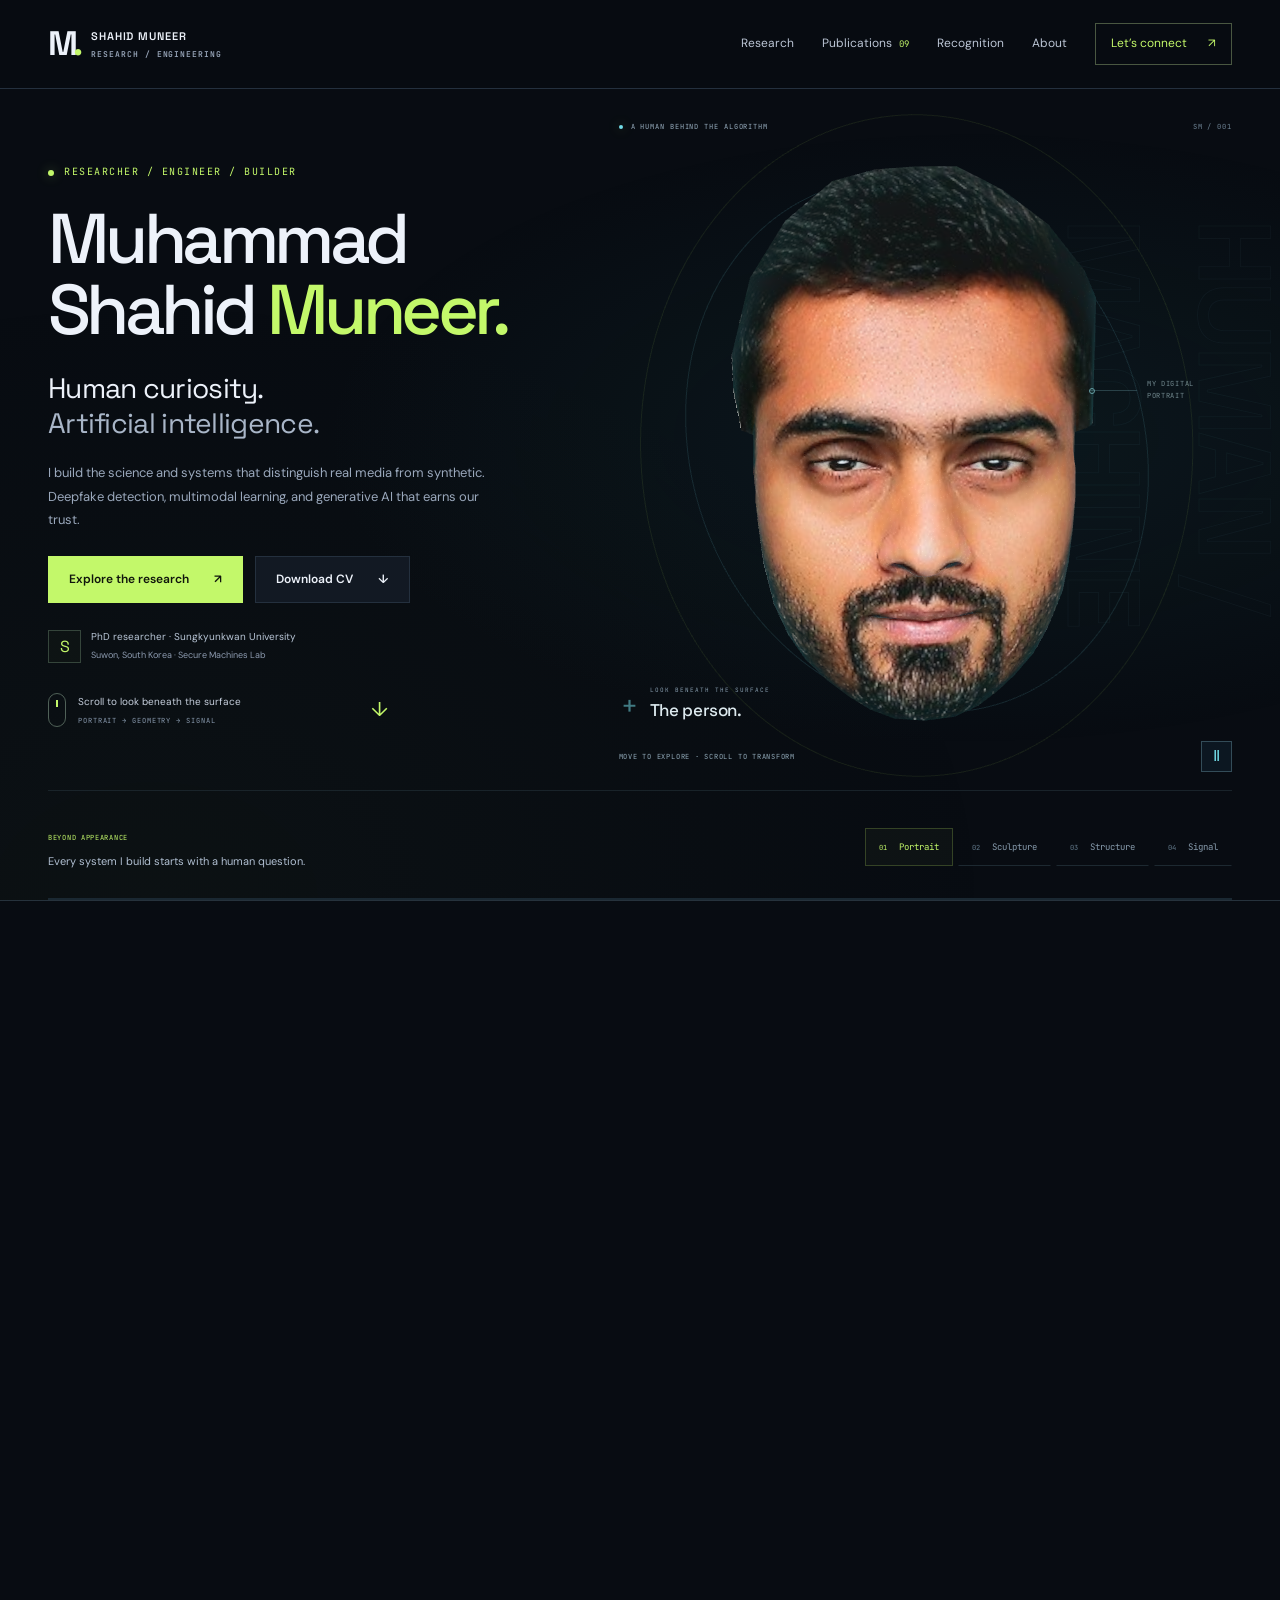
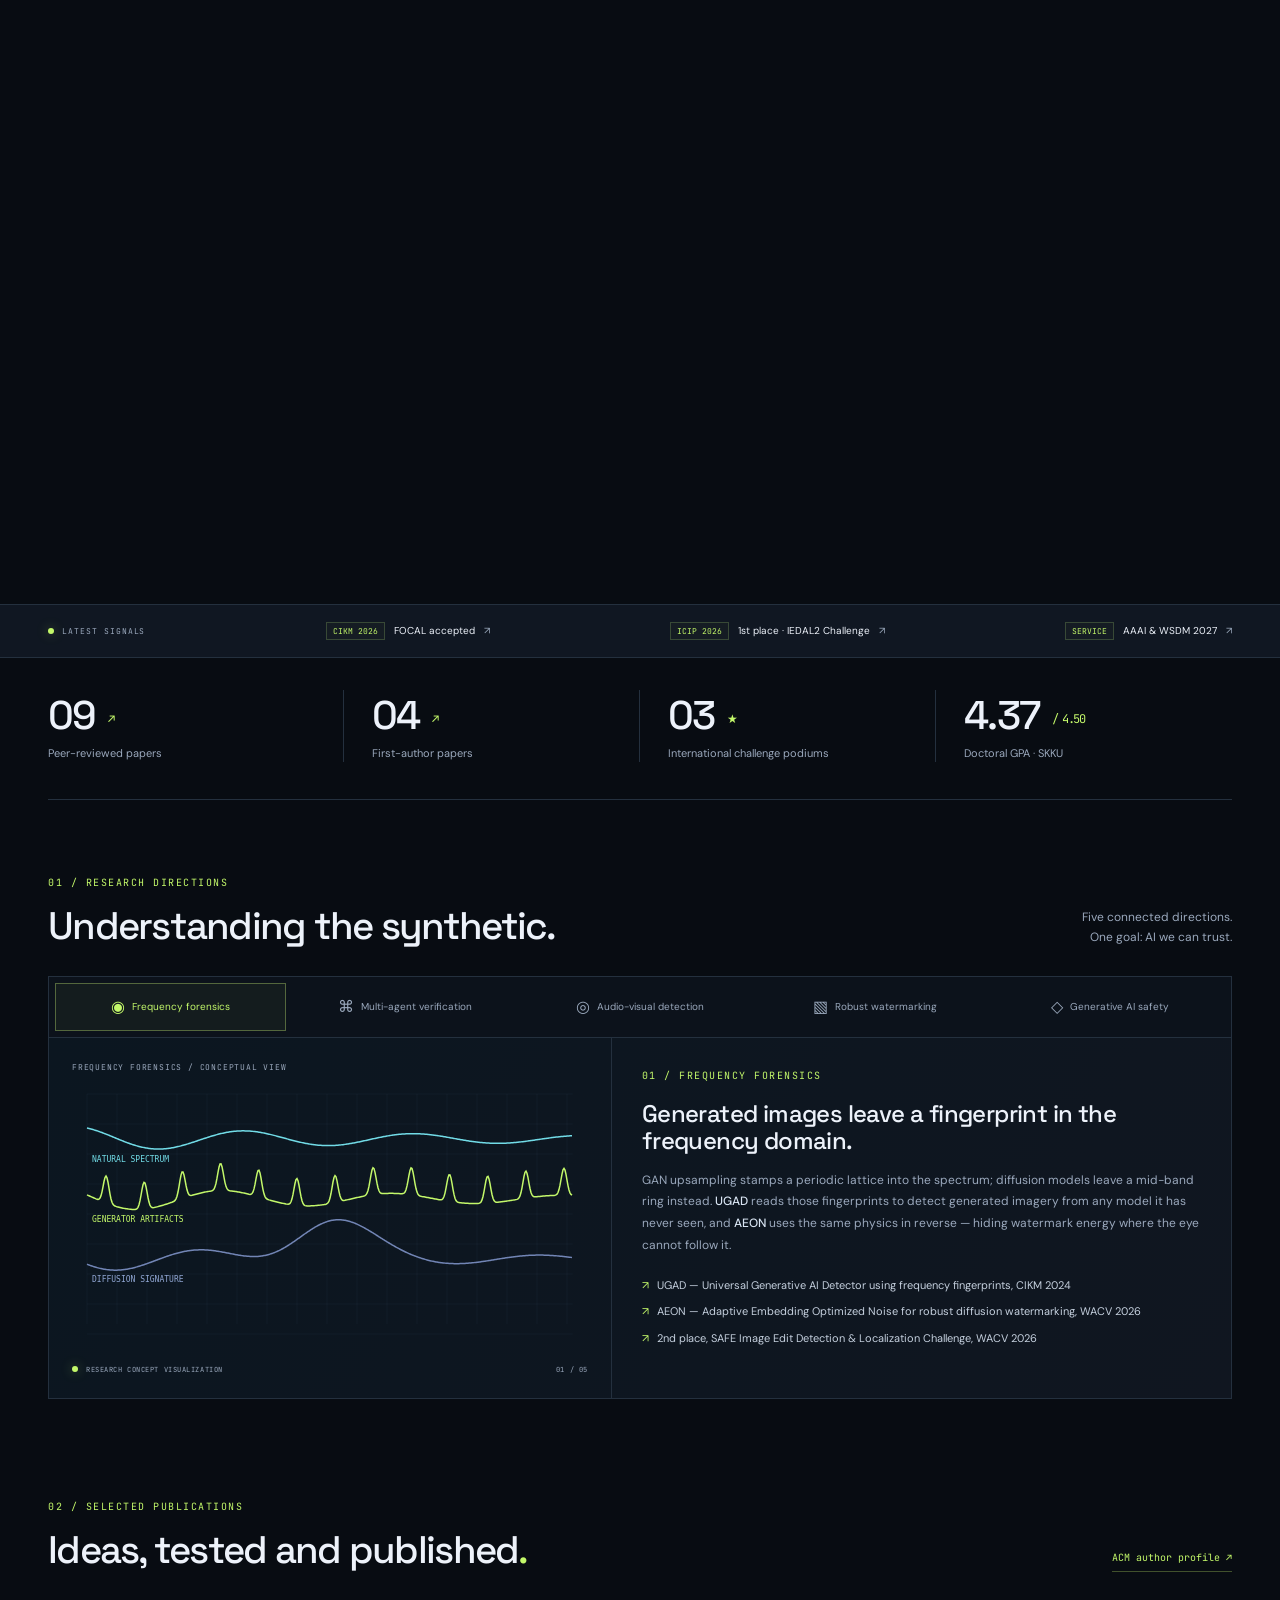
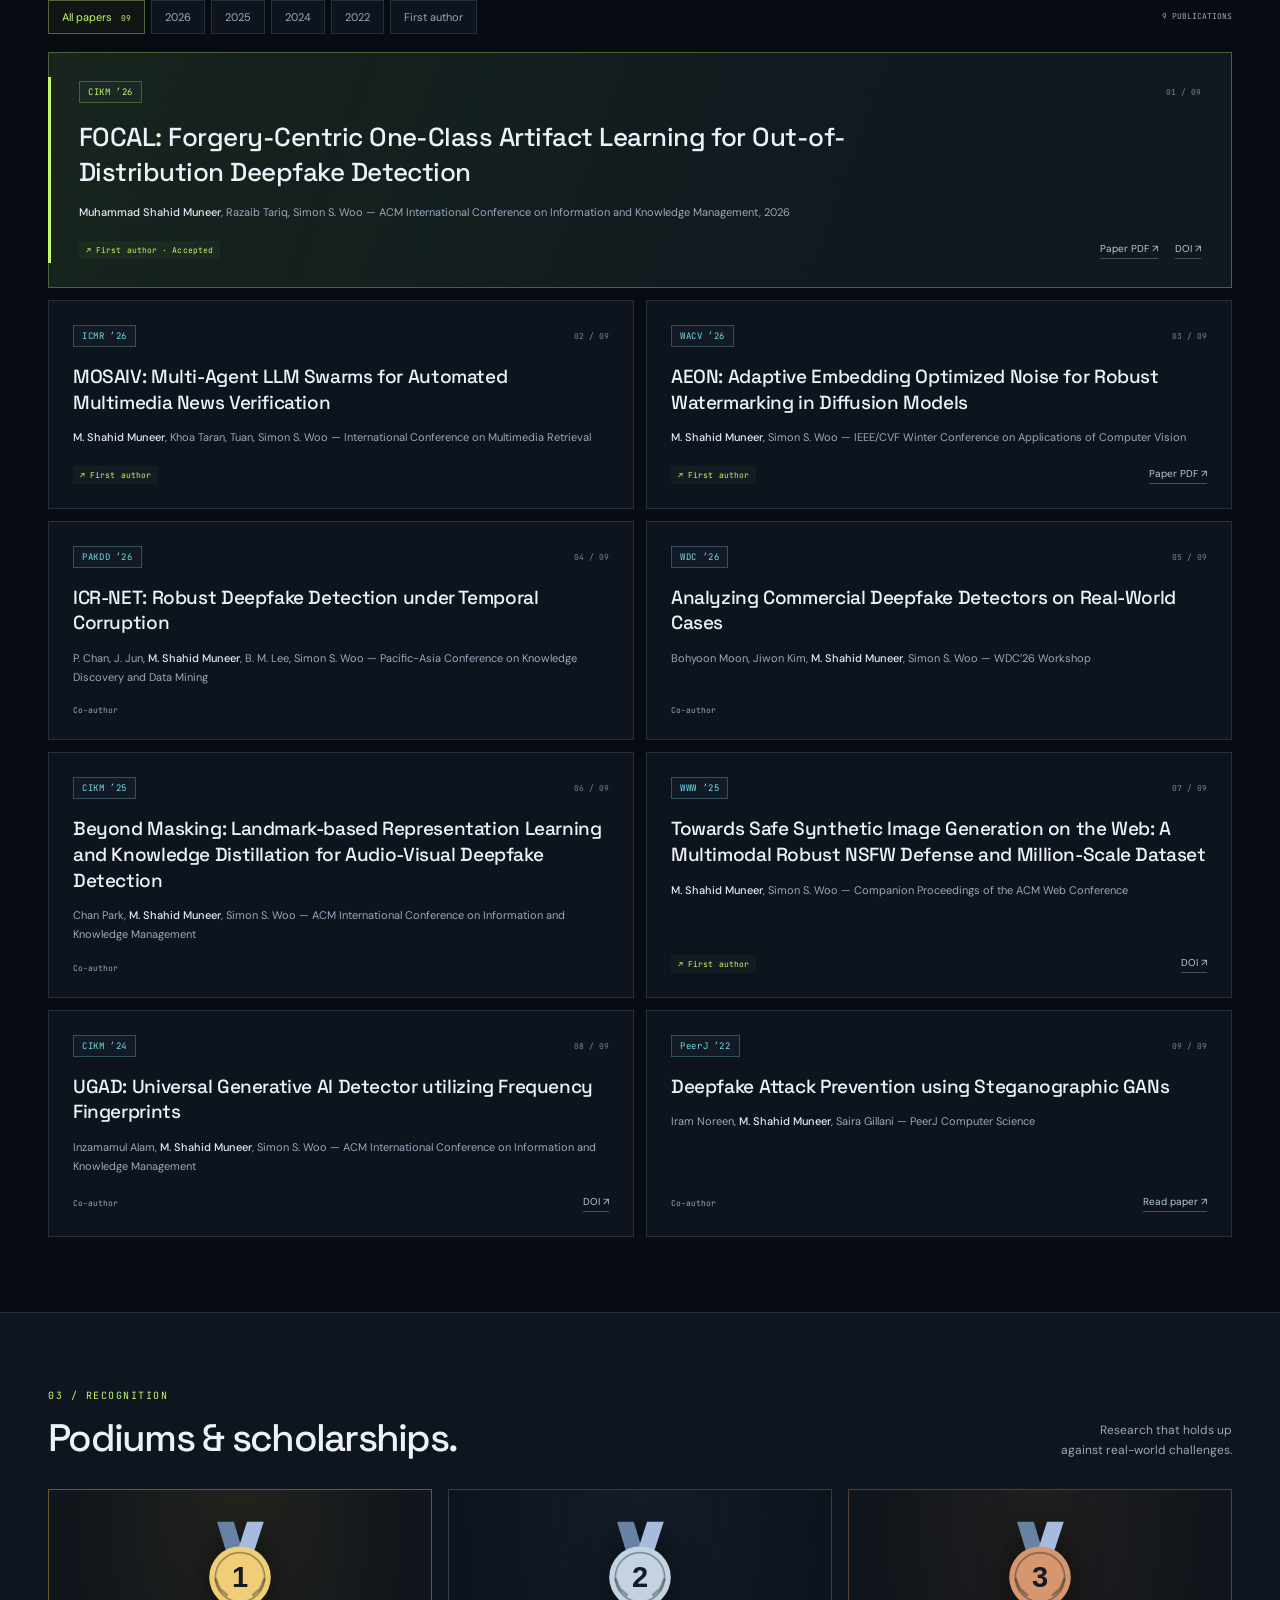
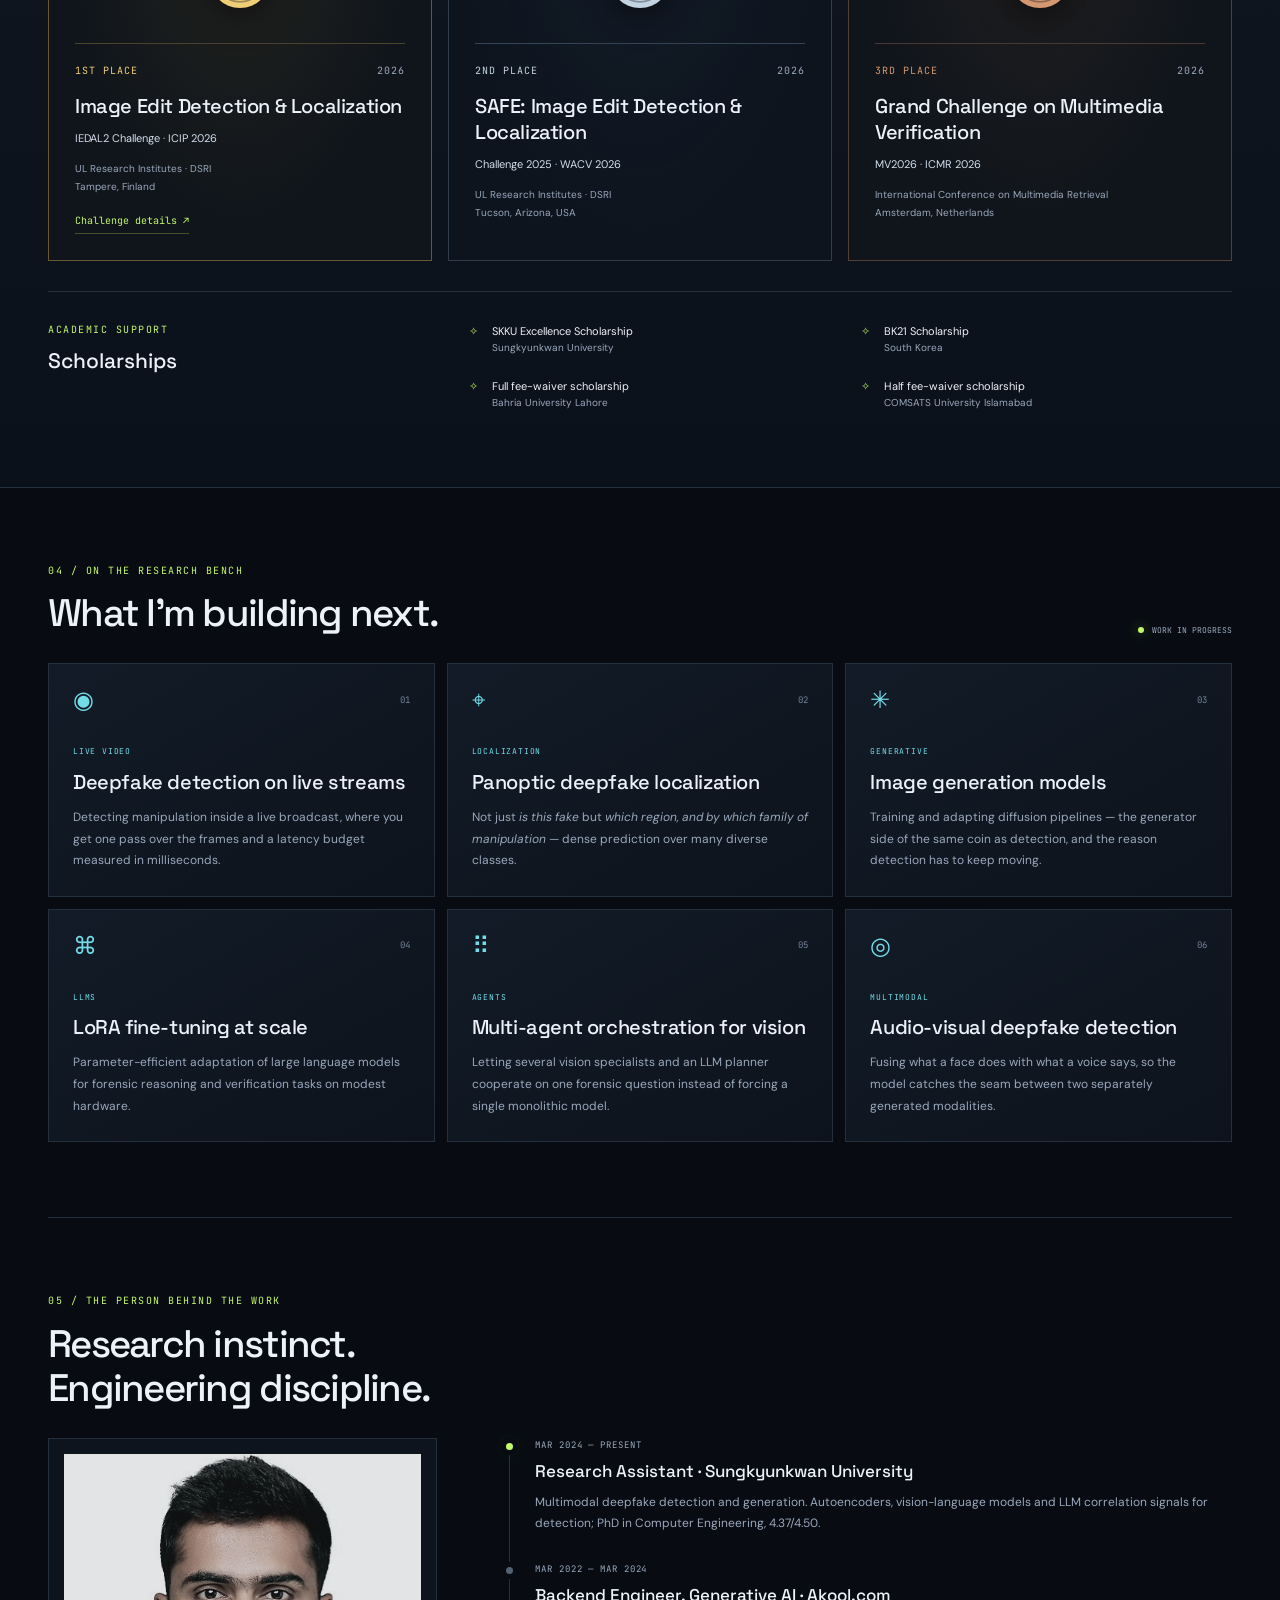
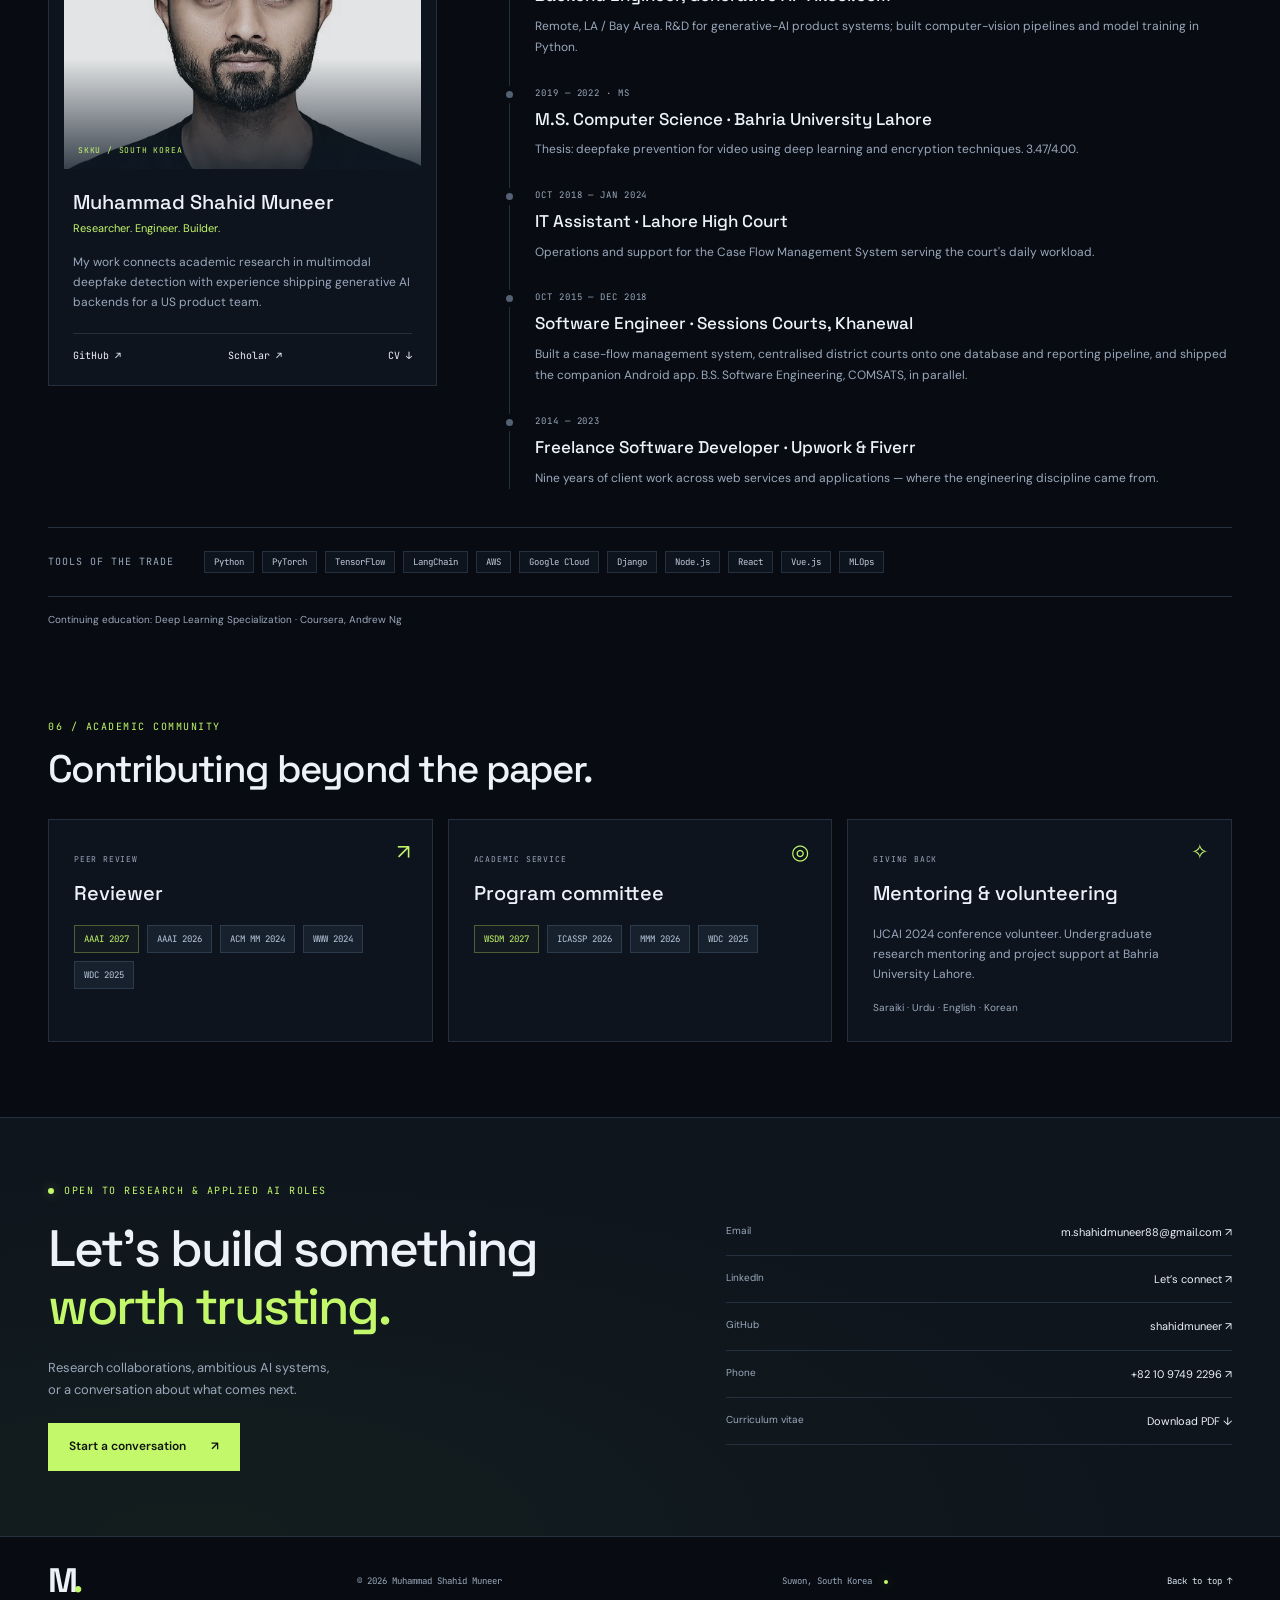
<file: index.html>
<!DOCTYPE html>
<html lang="en">
<head>
<meta charset="utf-8">
<meta name="viewport" content="width=device-width, initial-scale=1">
<meta name="theme-color" content="#080c12">
<meta name="description" content="Muhammad Shahid Muneer — AI researcher and generative AI engineer at Sungkyunkwan University. Deepfake detection, multimodal learning, and trustworthy generative AI.">
<title>Muhammad Shahid Muneer | AI Research & Engineering</title>
<link rel="preconnect" href="https://fonts.googleapis.com">
<link rel="preconnect" href="https://fonts.gstatic.com" crossorigin>
<link href="https://fonts.googleapis.com/css2?family=DM+Sans:wght@400;500;600;700&family=Space+Grotesk:wght@400;500;600;700&family=JetBrains+Mono:wght@400;500&display=swap" rel="stylesheet">
<link rel="stylesheet" href="styles.css">
<script type="module" src="face-hero.js"></script>
<script src="site.js" defer>
</script>
</head>
<body>
<a class="skip-link" href="#main">Skip to content</a>
<header class="site-header">
<nav class="nav wrap" aria-label="Main navigation">
<a class="brand" href="#top" aria-label="Shahid Muneer home">
<span class="brand-mark">M<span>.</span>
</span>
<span>SHAHID MUNEER<span class="brand-sub">RESEARCH / ENGINEERING</span>
</span>
</a>
<button class="menu-toggle" aria-expanded="false" aria-controls="nav-links">Menu <span>☰</span>
</button>
<div id="nav-links" class="nav-links">
<a href="#research">Research</a>
<a href="#papers">Publications <small>09</small>
</a>
<a href="#track">Recognition</a>
<a href="#about">About</a>
<a class="nav-contact" href="#contact">Let’s connect <span>↗</span>
</a>
</div>
</nav>
</header>
<main id="main">
<section class="hero-scroll" id="top" aria-label="An interactive portrait of Muhammad Shahid Muneer">
  <div class="hero-sticky">
    <div class="hero-atmosphere" aria-hidden="true"></div>
    <div class="hero wrap">
      <div class="hero-copy">
        <div class="eyebrow"><span class="status-dot"></span> RESEARCHER / ENGINEER / BUILDER</div>
        <h1>Muhammad<br>Shahid <span>Muneer.</span></h1>
        <p class="hero-statement">Human curiosity.<br><span>Artificial intelligence.</span></p>
        <p class="hero-description">I build the science and systems that distinguish real media from synthetic. Deepfake detection, multimodal learning, and generative AI that earns our trust.</p>
        <div class="hero-actions"><a class="button primary" href="#papers">Explore the research <span>↗</span></a><a class="button secondary" href="uploads/Cv_Shahid.pdf" target="_blank" rel="noopener">Download CV <span>↓</span></a></div>
        <div class="hero-affiliation"><span class="affiliation-mark">S</span><span>PhD researcher · Sungkyunkwan University<small>Suwon, South Korea · Secure Machines Lab</small></span></div>
        <a class="scroll-invitation" href="#hero-journey"><span class="scroll-track"><i></i></span><span>Scroll to look beneath the surface<small>PORTRAIT → GEOMETRY → SIGNAL</small></span><span>↓</span></a>
      </div>
      <div class="hero-visual" id="face-stage">
        <img class="face-fallback" src="uploads/profile.jpg" alt="Portrait of Muhammad Shahid Muneer" width="472" height="630">
        <canvas id="neural-canvas" aria-label="Interactive 3D face shaped from Muhammad Shahid Muneer's portrait. Scroll to reveal the sculpted geometry, wireframe, and particles."></canvas>
        <div class="face-orbit orbit-outer" aria-hidden="true"></div><div class="face-orbit orbit-inner" aria-hidden="true"></div>
        <div class="visual-top mono"><span><i class="status-dot"></i> A HUMAN BEHIND THE ALGORITHM</span><span>SM / 001</span></div>
        <div class="portrait-label"><span class="portrait-label-line"></span><span class="tiny-label">MY DIGITAL PORTRAIT</span></div>
        <div class="face-readout"><span class="readout-cross">+</span><span><small>LOOK BENEATH THE SURFACE</small><strong id="face-stage-name">The person.</strong></span></div>
        <div class="visual-bottom"><span class="mono" id="face-interaction-hint">MOVE TO EXPLORE · SCROLL TO TRANSFORM</span><button id="motion-toggle" class="icon-button" aria-pressed="false" aria-label="Pause visual animation">Ⅱ</button></div>
      </div>
    </div>
    <div class="hero-journey wrap" id="hero-journey"><div class="journey-caption"><span class="tiny-label">BEYOND APPEARANCE</span><p id="face-stage-description">Every system I build starts with a human question.</p></div><div class="face-chapters" role="group" aria-label="Explore the 3D portrait"><button data-face-phase="0" aria-pressed="true"><span>01</span> Portrait</button><button data-face-phase="1" aria-pressed="false"><span>02</span> Sculpture</button><button data-face-phase="2" aria-pressed="false"><span>03</span> Structure</button><button data-face-phase="3" aria-pressed="false"><span>04</span> Signal</button></div><div class="journey-progress" aria-hidden="true"><span></span></div></div>
  </div>
</section>
<div class="signal-strip">
<div class="wrap signal-inner">
<span class="signal-label">
<span class="status-dot">
</span> LATEST SIGNALS</span>
<a href="#papers">
<span>CIKM 2026</span> FOCAL accepted <b>↗</b>
</a>
<a href="#track">
<span>ICIP 2026</span> 1st place · IEDAL2 Challenge <b>↗</b>
</a>
<a href="#service">
<span>SERVICE</span> AAAI & WSDM 2027 <b>↗</b>
</a>
</div>
</div>
<section class="stats wrap" aria-label="Research in numbers">
<div>
<strong>09<span>↗</span>
</strong>
<p>Peer-reviewed papers</p>
</div>
<div>
<strong>04<span>↗</span>
</strong>
<p>First-author papers</p>
</div>
<div>
<strong>03<span>★</span>
</strong>
<p>International challenge podiums</p>
</div>
<div>
<strong>4.37<span>/ 4.50</span>
</strong>
<p>Doctoral GPA · SKKU</p>
</div>
</section>
<section id="research" class="section wrap">
<div class="section-heading">
<div>
<div class="eyebrow">01 / RESEARCH DIRECTIONS</div>
<h2>Understanding the synthetic.</h2>
</div>
<p>Five connected directions.<br>One goal: AI we can trust.</p>
</div>
<div class="research-tabs" role="tablist" aria-label="Research directions">
<button role="tab" id="research-tab-0" aria-controls="research-panel-0" aria-selected="true" tabindex="0" data-topic="0">
<span>◉</span>Frequency forensics</button>
<button role="tab" id="research-tab-1" aria-controls="research-panel-1" aria-selected="false" tabindex="-1" data-topic="1">
<span>⌘</span>Multi-agent verification</button>
<button role="tab" id="research-tab-2" aria-controls="research-panel-2" aria-selected="false" tabindex="-1" data-topic="2">
<span>◎</span>Audio-visual detection</button>
<button role="tab" id="research-tab-3" aria-controls="research-panel-3" aria-selected="false" tabindex="-1" data-topic="3">
<span>▧</span>Robust watermarking</button>
<button role="tab" id="research-tab-4" aria-controls="research-panel-4" aria-selected="false" tabindex="-1" data-topic="4">
<span>◇</span>Generative AI safety</button>
</div>
<div class="research-stage">
<div class="research-graphic">
<div class="tiny-label" id="research-figure-label">FREQUENCY FORENSICS / CONCEPTUAL VIEW</div>
<canvas id="research-canvas" aria-label="Conceptual illustration of the selected research direction">
</canvas>
<div class="graphic-caption">
<span class="status-dot">
</span> RESEARCH CONCEPT VISUALIZATION <span id="figure-index">01 / 05</span>
</div>
</div>
<div class="research-panels">
<div class="research-panel" role="tabpanel" id="research-panel-0" aria-labelledby="research-tab-0" tabindex="0" >
<span class="eyebrow">01 / FREQUENCY FORENSICS</span>
<h3>Generated images leave a fingerprint in the frequency domain.</h3>
<p>GAN upsampling stamps a periodic lattice into the spectrum; diffusion models leave a mid-band ring instead. <strong>UGAD</strong> reads those fingerprints to detect generated imagery from any model it has never seen, and <strong>AEON</strong> uses the same physics in reverse — hiding watermark energy where the eye cannot follow it.</p>
<ul>
              <li>UGAD — Universal Generative AI Detector using frequency fingerprints, CIKM 2024</li>
              <li>AEON — Adaptive Embedding Optimized Noise for robust diffusion watermarking, WACV 2026</li>
              <li>2nd place, SAFE Image Edit Detection &amp; Localization Challenge, WACV 2026</li>
            </ul>
</div>
<div class="research-panel" role="tabpanel" id="research-panel-1" aria-labelledby="research-tab-1" tabindex="0" hidden>
<span class="eyebrow">02 / MULTI-AGENT VERIFICATION</span>
<h3>One model cannot verify a news story. A swarm can.</h3>
<p>
<strong>MOSAIV</strong> orchestrates a swarm of specialised LLM agents — retrieval, provenance, visual forensics, cross-source reconciliation — that argue toward a verdict on multimedia news items. Each node here is an agent; each pulse is a message passing between them.</p>
<ul>
              <li>MOSAIV — Multi-Agent LLM Swarms for Automated Multimedia News Verification, ICMR 2026</li>
              <li>3rd place, Grand Challenge on Multimedia Verification (MV2026), ICMR 2026</li>
              <li>LangChain orchestration, LoRA fine-tuning, tool-use routing across vision models</li>
            </ul>
</div>
<div class="research-panel" role="tabpanel" id="research-panel-2" aria-labelledby="research-tab-2" tabindex="0" hidden>
<span class="eyebrow">03 / AUDIO-VISUAL DETECTION</span>
<h3>A fake talking head betrays itself between the lips and the audio.</h3>
<p>Instead of masking pixels, we learn representations anchored on facial landmarks and distil them into a compact student model — so audio-visual inconsistency, not texture, drives the decision. </p>
<ul>
              <li>Beyond Masking — landmark representation learning &amp; knowledge distillation, CIKM 2025</li>
              <li>ICR-NET — robust deepfake detection under temporal corruption, PAKDD 2026</li>
              <li>Live-streaming deepfake detection — ongoing, low-latency inference on live video</li>
            </ul>
</div>
<div class="research-panel" role="tabpanel" id="research-panel-3" aria-labelledby="research-tab-3" tabindex="0" hidden>
<span class="eyebrow">04 / ROBUST WATERMARKING</span>
<h3>A watermark is only useful if it survives the internet.</h3>
<p>AEON optimises where noise is embedded in a diffusion model's latent so the mark holds through compression, cropping and re-generation. </p>
<ul>
              <li>AEON — Adaptive Embedding Optimized Noise, IEEE/CVF WACV 2026</li>
              <li>Deepfake attack prevention using steganographic GANs, PeerJ CS 2022</li>
              <li>MS thesis — deepfake prevention for video via deep learning + encryption</li>
            </ul>
</div>
<div class="research-panel" role="tabpanel" id="research-panel-4" aria-labelledby="research-tab-4" tabindex="0" hidden>
<span class="eyebrow">05 / GENERATIVE AI SAFETY</span>
<h3>A million-scale dataset, and a boundary you can actually tune.</h3>
<p>Text-to-image models on the open web need an NSFW defense that is multimodal and robust to prompt evasion. I built the million-scale dataset and the defense around it — the cloud here is the embedding space, the sphere represents the decision boundary.</p>
<ul>
              <li>Towards Safe Synthetic Image Generation on the Web, WWW Companion 2025</li>
              <li>Million-scale multimodal NSFW dataset + robust defense pipeline</li>
              <li>Panoptic deepfake localization across diverse manipulation classes — ongoing</li>
            </ul>
</div>
</div>
</div>
</section>
<section id="papers" class="section wrap">
<div class="section-heading">
<div>
<div class="eyebrow">02 / SELECTED PUBLICATIONS</div>
<h2>Ideas, tested and published<span class="accent">.</span>
</h2>
</div>
<a class="text-link" href="https://dl.acm.org/profile/99661385046" target="_blank" rel="noopener">ACM author profile ↗</a>
</div>
<div class="publication-toolbar">
<div class="filters" role="group" aria-label="Filter publications">
<button data-filter="all" aria-pressed="true">All papers <span>09</span>
</button>
<button data-filter="2026" aria-pressed="false">2026</button>
<button data-filter="2025" aria-pressed="false">2025</button>
<button data-filter="2024" aria-pressed="false">2024</button>
<button data-filter="2022" aria-pressed="false">2022</button>
<button data-filter="first" aria-pressed="false">First author</button>
</div>
<span id="paper-count" class="mono" aria-live="polite">9 PUBLICATIONS</span>
</div>
<div class="paper-grid">
<article class="paper-card featured-paper" data-year="2026" data-first="true">
<div class="paper-top">
<span class="venue">CIKM ’26</span>
<span class="paper-number">01 / 09</span>
</div>
<h3>FOCAL: Forgery-Centric One-Class Artifact Learning for Out-of-Distribution Deepfake Detection</h3>
<p class="authors">
<strong>Muhammad Shahid Muneer</strong>, Razaib Tariq, Simon S. Woo — ACM International Conference on Information and Knowledge Management, 2026</p>
<div class="paper-bottom">
<span class="author-badge">↗ First author · Accepted</span>
<div class="paper-links">
<a href="uploads/FOCAL-CIKM-2026.pdf" target="_blank" rel="noopener">Paper PDF ↗</a>
<a href="https://doi.org/10.1145/3799682.3840923" target="_blank" rel="noopener">DOI ↗</a>
</div>
</div>
</article>
<article class="paper-card " data-year="2026" data-first="true">
<div class="paper-top">
<span class="venue">ICMR ’26</span>
<span class="paper-number">02 / 09</span>
</div>
<h3>MOSAIV: Multi-Agent LLM Swarms for Automated Multimedia News Verification</h3>
<p class="authors">
<strong>M. Shahid Muneer</strong>, Khoa Taran, Tuan, Simon S. Woo — International Conference on Multimedia Retrieval</p>
<div class="paper-bottom">
<span class="author-badge">↗ First author</span>
</div>
</article>
<article class="paper-card " data-year="2026" data-first="true">
<div class="paper-top">
<span class="venue">WACV ’26</span>
<span class="paper-number">03 / 09</span>
</div>
<h3>AEON: Adaptive Embedding Optimized Noise for Robust Watermarking in Diffusion Models</h3>
<p class="authors">
<strong>M. Shahid Muneer</strong>, Simon S. Woo — IEEE/CVF Winter Conference on Applications of Computer Vision</p>
<div class="paper-bottom">
<span class="author-badge">↗ First author</span>
<a href="https://openaccess.thecvf.com/content/WACV2026/papers/Muneer_AEON_Adaptive_Embedding_Optimized_Noise_for_Robust_Watermarking_in_Diffusion_WACV_2026_paper.pdf" target="_blank" rel="noopener">Paper PDF ↗</a>
</div>
</article>
<article class="paper-card " data-year="2026" data-first="false">
<div class="paper-top">
<span class="venue">PAKDD ’26</span>
<span class="paper-number">04 / 09</span>
</div>
<h3>ICR-NET: Robust Deepfake Detection under Temporal Corruption</h3>
<p class="authors">P. Chan, J. Jun, <strong>M. Shahid Muneer</strong>, B. M. Lee, Simon S. Woo — Pacific-Asia Conference on Knowledge Discovery and Data Mining</p>
<div class="paper-bottom">
<span class="paper-type">Co-author</span>
</div>
</article>
<article class="paper-card " data-year="2026" data-first="false">
<div class="paper-top">
<span class="venue">WDC ’26</span>
<span class="paper-number">05 / 09</span>
</div>
<h3>Analyzing Commercial Deepfake Detectors on Real-World Cases</h3>
<p class="authors">Bohyoon Moon, Jiwon Kim, <strong>M. Shahid Muneer</strong>, Simon S. Woo — WDC’26 Workshop</p>
<div class="paper-bottom">
<span class="paper-type">Co-author</span>
</div>
</article>
<article class="paper-card " data-year="2025" data-first="false">
<div class="paper-top">
<span class="venue">CIKM ’25</span>
<span class="paper-number">06 / 09</span>
</div>
<h3>Beyond Masking: Landmark-based Representation Learning and Knowledge Distillation for Audio-Visual Deepfake Detection</h3>
<p class="authors">Chan Park, <strong>M. Shahid Muneer</strong>, Simon S. Woo — ACM International Conference on Information and Knowledge Management</p>
<div class="paper-bottom">
<span class="paper-type">Co-author</span>
</div>
</article>
<article class="paper-card " data-year="2025" data-first="true">
<div class="paper-top">
<span class="venue">WWW ’25</span>
<span class="paper-number">07 / 09</span>
</div>
<h3>Towards Safe Synthetic Image Generation on the Web: A Multimodal Robust NSFW Defense and Million-Scale Dataset</h3>
<p class="authors">
<strong>M. Shahid Muneer</strong>, Simon S. Woo — Companion Proceedings of the ACM Web Conference</p>
<div class="paper-bottom">
<span class="author-badge">↗ First author</span>
<a href="https://doi.org/10.1145/3701716.3715526" target="_blank" rel="noopener">DOI ↗</a>
</div>
</article>
<article class="paper-card " data-year="2024" data-first="false">
<div class="paper-top">
<span class="venue">CIKM ’24</span>
<span class="paper-number">08 / 09</span>
</div>
<h3>UGAD: Universal Generative AI Detector utilizing Frequency Fingerprints</h3>
<p class="authors">Inzamamul Alam, <strong>M. Shahid Muneer</strong>, Simon S. Woo — ACM International Conference on Information and Knowledge Management</p>
<div class="paper-bottom">
<span class="paper-type">Co-author</span>
<a href="https://doi.org/10.1145/3627673.3680085" target="_blank" rel="noopener">DOI ↗</a>
</div>
</article>
<article class="paper-card " data-year="2022" data-first="false">
<div class="paper-top">
<span class="venue">PeerJ ’22</span>
<span class="paper-number">09 / 09</span>
</div>
<h3>Deepfake Attack Prevention using Steganographic GANs</h3>
<p class="authors">Iram Noreen, <strong>M. Shahid Muneer</strong>, Saira Gillani — PeerJ Computer Science</p>
<div class="paper-bottom">
<span class="paper-type">Co-author</span>
<a href="https://peerj.com/articles/cs-1125/" target="_blank" rel="noopener">Read paper ↗</a>
</div>
</article>
</div>
</section>
<section id="track" class="section recognition">
<div class="wrap">
<div class="section-heading">
<div>
<div class="eyebrow">03 / RECOGNITION</div>
<h2>Podiums & scholarships.</h2>
</div>
<p>Research that holds up<br>against real-world challenges.</p>
</div>
<div class="podium-grid">
<article class="award-card gold-card">
<div class="medal Gold" role="img" aria-label="Gold medal, 1 place">
<svg viewBox="0 0 100 112" aria-hidden="true">
<path d="M24 3H43L55 43H36Z" fill="#6882a5"/>
<path d="M58 3H77L64 43H45Z" fill="#a5bcde"/>
<circle cx="50" cy="66" r="35" fill="currentColor"/>
<circle cx="50" cy="66" r="28" fill="none" stroke="#0b1018" stroke-opacity=".35" stroke-width="2"/>
<path d="M22 67L27 79L36 87M78 67L73 79L64 87" fill="none" stroke="#0b1018" stroke-opacity=".35" stroke-width="3"/>
<text x="50" y="77" text-anchor="middle" fill="#151b24" font-size="33" font-family="Arial" font-weight="700">1</text>
</svg>
</div>
<div class="award-place">1ST PLACE <span>2026</span>
</div>
<h3>Image Edit Detection & Localization</h3>
<p>IEDAL2 Challenge · ICIP 2026</p>
<span class="award-detail">UL Research Institutes · DSRI<br>Tampere, Finland</span>
<a class="text-link" href="https://dsri.org/challenges/iedal2/#schedule" target="_blank" rel="noopener">Challenge details ↗</a>
</article>
<article class="award-card silver-card">
<div class="medal Silver" role="img" aria-label="Silver medal, 2 place">
<svg viewBox="0 0 100 112" aria-hidden="true">
<path d="M24 3H43L55 43H36Z" fill="#6882a5"/>
<path d="M58 3H77L64 43H45Z" fill="#a5bcde"/>
<circle cx="50" cy="66" r="35" fill="currentColor"/>
<circle cx="50" cy="66" r="28" fill="none" stroke="#0b1018" stroke-opacity=".35" stroke-width="2"/>
<path d="M22 67L27 79L36 87M78 67L73 79L64 87" fill="none" stroke="#0b1018" stroke-opacity=".35" stroke-width="3"/>
<text x="50" y="77" text-anchor="middle" fill="#151b24" font-size="33" font-family="Arial" font-weight="700">2</text>
</svg>
</div>
<div class="award-place">2ND PLACE <span>2026</span>
</div>
<h3>SAFE: Image Edit Detection & Localization</h3>
<p>Challenge 2025 · WACV 2026</p>
<span class="award-detail">UL Research Institutes · DSRI<br>Tucson, Arizona, USA</span>
</article>
<article class="award-card bronze-card">
<div class="medal Bronze" role="img" aria-label="Bronze medal, 3 place">
<svg viewBox="0 0 100 112" aria-hidden="true">
<path d="M24 3H43L55 43H36Z" fill="#6882a5"/>
<path d="M58 3H77L64 43H45Z" fill="#a5bcde"/>
<circle cx="50" cy="66" r="35" fill="currentColor"/>
<circle cx="50" cy="66" r="28" fill="none" stroke="#0b1018" stroke-opacity=".35" stroke-width="2"/>
<path d="M22 67L27 79L36 87M78 67L73 79L64 87" fill="none" stroke="#0b1018" stroke-opacity=".35" stroke-width="3"/>
<text x="50" y="77" text-anchor="middle" fill="#151b24" font-size="33" font-family="Arial" font-weight="700">3</text>
</svg>
</div>
<div class="award-place">3RD PLACE <span>2026</span>
</div>
<h3>Grand Challenge on Multimedia Verification</h3>
<p>MV2026 · ICMR 2026</p>
<span class="award-detail">International Conference on Multimedia Retrieval<br>Amsterdam, Netherlands</span>
</article>
</div>
<div class="scholarships">
<div>
<span class="eyebrow">ACADEMIC SUPPORT</span>
<h3>Scholarships</h3>
</div>
<ul>
<li>
<span>✧</span> SKKU Excellence Scholarship <small>Sungkyunkwan University</small>
</li>
<li>
<span>✧</span> BK21 Scholarship <small>South Korea</small>
</li>
<li>
<span>✧</span> Full fee-waiver scholarship <small>Bahria University Lahore</small>
</li>
<li>
<span>✧</span> Half fee-waiver scholarship <small>COMSATS University Islamabad</small>
</li>
</ul>
</div>
</div>
</section>
<section id="now" class="section wrap">
<div class="section-heading">
<div>
<div class="eyebrow">04 / ON THE RESEARCH BENCH</div>
<h2>What I’m building next.</h2>
</div>
<span class="live-label">
<span class="status-dot">
</span> WORK IN PROGRESS</span>
</div>
<div class="project-grid">
<article class="project-card">
<div class="project-top">
<span class="project-icon">◉</span>
<span class="mono">01</span>
</div>
<span class="tiny-label">Live video</span>
<h3>Deepfake detection on live streams</h3>
<p>Detecting manipulation inside a live broadcast, where you get one pass over the frames and a latency budget measured in milliseconds.</p>
</article>
<article class="project-card">
<div class="project-top">
<span class="project-icon">⌖</span>
<span class="mono">02</span>
</div>
<span class="tiny-label">Localization</span>
<h3>Panoptic deepfake localization</h3>
<p>Not just <em>is this fake</em> but <em>which region, and by which family of manipulation</em> — dense prediction over many diverse classes.</p>
</article>
<article class="project-card">
<div class="project-top">
<span class="project-icon">✳</span>
<span class="mono">03</span>
</div>
<span class="tiny-label">Generative</span>
<h3>Image generation models</h3>
<p>Training and adapting diffusion pipelines — the generator side of the same coin as detection, and the reason detection has to keep moving.</p>
</article>
<article class="project-card">
<div class="project-top">
<span class="project-icon">⌘</span>
<span class="mono">04</span>
</div>
<span class="tiny-label">LLMs</span>
<h3>LoRA fine-tuning at scale</h3>
<p>Parameter-efficient adaptation of large language models for forensic reasoning and verification tasks on modest hardware.</p>
</article>
<article class="project-card">
<div class="project-top">
<span class="project-icon">⠿</span>
<span class="mono">05</span>
</div>
<span class="tiny-label">Agents</span>
<h3>Multi-agent orchestration for vision</h3>
<p>Letting several vision specialists and an LLM planner cooperate on one forensic question instead of forcing a single monolithic model.</p>
</article>
<article class="project-card">
<div class="project-top">
<span class="project-icon">◎</span>
<span class="mono">06</span>
</div>
<span class="tiny-label">Multimodal</span>
<h3>Audio-visual deepfake detection</h3>
<p>Fusing what a face does with what a voice says, so the model catches the seam between two separately generated modalities.</p>
</article>
</div>
</section>
<section id="about" class="section wrap">
<div class="section-heading">
<div>
<div class="eyebrow">05 / THE PERSON BEHIND THE WORK</div>
<h2>Research instinct.<br>Engineering discipline.</h2>
</div>
</div>
<div class="about-grid">
<aside class="profile-card">
<div class="portrait-frame">
<img src="uploads/profile.jpg" alt="Muhammad Shahid Muneer" loading="lazy" width="400" height="450">
<span class="portrait-corner">SKKU / SOUTH KOREA</span>
</div>
<h3>Muhammad Shahid Muneer</h3>
<p>Researcher. Engineer. Builder.</p>
<p class="profile-bio">My work connects academic research in multimodal deepfake detection with experience shipping generative AI backends for a US product team.</p>
<div class="profile-links">
<a href="https://github.com/shahidmuneer" target="_blank" rel="noopener">GitHub ↗</a>
<a href="https://scholar.google.com/citations?user=aOz3PaoAAAAJ" target="_blank" rel="noopener">Scholar ↗</a>
<a href="uploads/Cv_Shahid.pdf" target="_blank" rel="noopener">CV ↓</a>
</div>
</aside>
<div class="timeline">
<article class="timeline-item">
<span class="timeline-dot current">
</span>
<div class="tiny-label">Mar 2024 — present</div>
<h3>Research Assistant · Sungkyunkwan University</h3>
<p>Multimodal deepfake detection and generation. Autoencoders, vision-language models and LLM correlation signals for detection; PhD in Computer Engineering, 4.37/4.50.</p>
</article>
<article class="timeline-item">
<span class="timeline-dot ">
</span>
<div class="tiny-label">Mar 2022 — Mar 2024</div>
<h3>Backend Engineer, Generative AI · Akool.com</h3>
<p>Remote, LA / Bay Area. R&amp;D for generative-AI product systems; built computer-vision pipelines and model training in Python.</p>
</article>
<article class="timeline-item">
<span class="timeline-dot ">
</span>
<div class="tiny-label">2019 — 2022 · MS</div>
<h3>M.S. Computer Science · Bahria University Lahore</h3>
<p>Thesis: deepfake prevention for video using deep learning and encryption techniques. 3.47/4.00.</p>
</article>
<article class="timeline-item">
<span class="timeline-dot ">
</span>
<div class="tiny-label">Oct 2018 — Jan 2024</div>
<h3>IT Assistant · Lahore High Court</h3>
<p>Operations and support for the Case Flow Management System serving the court's daily workload.</p>
</article>
<article class="timeline-item">
<span class="timeline-dot ">
</span>
<div class="tiny-label">Oct 2015 — Dec 2018</div>
<h3>Software Engineer · Sessions Courts, Khanewal</h3>
<p>Built a case-flow management system, centralised district courts onto one database and reporting pipeline, and shipped the companion Android app. B.S. Software Engineering, COMSATS, in parallel.</p>
</article>
<article class="timeline-item">
<span class="timeline-dot ">
</span>
<div class="tiny-label">2014 — 2023</div>
<h3>Freelance Software Developer · Upwork &amp; Fiverr</h3>
<p>Nine years of client work across web services and applications — where the engineering discipline came from.</p>
</article>
</div>
</div>
<div class="skills-strip">
<span class="tiny-label">TOOLS OF THE TRADE</span>
<div>
<span>Python</span>
<span>PyTorch</span>
<span>TensorFlow</span>
<span>LangChain</span>
<span>AWS</span>
<span>Google Cloud</span>
<span>Django</span>
<span>Node.js</span>
<span>React</span>
<span>Vue.js</span>
<span>MLOps</span>
</div>
</div>
<p class="certification">Continuing education: Deep Learning Specialization · Coursera, Andrew Ng</p>
</section>
<section id="service" class="section wrap">
<div class="section-heading">
<div>
<div class="eyebrow">06 / ACADEMIC COMMUNITY</div>
<h2>Contributing beyond the paper.</h2>
</div>
</div>
<div class="service-grid">
<article>
<span class="service-symbol">↗</span>
<span class="tiny-label">PEER REVIEW</span>
<h3>Reviewer</h3>
<div class="conference-tags">
<span class="new-tag">AAAI 2027</span>
<span>AAAI 2026</span>
<span>ACM MM 2024</span>
<span>WWW 2024</span>
<span>WDC 2025</span>
</div>
</article>
<article>
<span class="service-symbol">◎</span>
<span class="tiny-label">ACADEMIC SERVICE</span>
<h3>Program committee</h3>
<div class="conference-tags">
<span class="new-tag">WSDM 2027</span>
<span>ICASSP 2026</span>
<span>MMM 2026</span>
<span>WDC 2025</span>
</div>
</article>
<article>
<span class="service-symbol">✧</span>
<span class="tiny-label">GIVING BACK</span>
<h3>Mentoring & volunteering</h3>
<p>IJCAI 2024 conference volunteer. Undergraduate research mentoring and project support at Bahria University Lahore.</p>
<p class="languages">Saraiki · Urdu · English · Korean</p>
</article>
</div>
</section>
<section id="contact" class="contact-section">
<div class="wrap contact-inner">
<div>
<div class="eyebrow">
<span class="status-dot">
</span> OPEN TO RESEARCH & APPLIED AI ROLES</div>
<h2>Let’s build something<br>
<span>worth trusting.</span>
</h2>
<p>Research collaborations, ambitious AI systems,<br>or a conversation about what comes next.</p>
<a class="button primary" href="mailto:m.shahidmuneer88@gmail.com">Start a conversation <span>↗</span>
</a>
</div>
<div class="contact-links">
<a href="mailto:m.shahidmuneer88@gmail.com">
<span>Email</span>m.shahidmuneer88@gmail.com ↗</a>
<a href="https://www.linkedin.com/in/muhammad-shahid-muneer-825689119" target="_blank" rel="noopener">
<span>LinkedIn</span>Let’s connect ↗</a>
<a href="https://github.com/shahidmuneer" target="_blank" rel="noopener">
<span>GitHub</span>shahidmuneer ↗</a>
<a href="tel:+821097492296">
<span>Phone</span>+82 10 9749 2296 ↗</a>
<a href="uploads/Cv_Shahid.pdf" target="_blank" rel="noopener">
<span>Curriculum vitae</span>Download PDF ↓</a>
</div>
</div>
</section>
</main>
<footer class="footer wrap">
<a class="brand-mark" href="#top" aria-label="Back to top">M<span>.</span>
</a>
<span>© 2026 Muhammad Shahid Muneer</span>
<span>Suwon, South Korea <i class="status-dot">
</i>
</span>
<a href="#top">Back to top ↑</a>
</footer>
</body>
</html>
</file>
<file: styles.css>
:root{--bg:#080c12;--panel:#0e141e;--panel2:#111a25;--line:#24303e;--text:#edf2fa;--muted:#9aa8bc;--lime:#c3f86a;--cyan:#72dce7;--mono:'JetBrains Mono',monospace;--display:'Space Grotesk',sans-serif;color-scheme:dark}

*{box-sizing:border-box}
html{scroll-behavior:smooth;scroll-padding-top:95px}
body{margin:0;background:var(--bg);color:var(--text);font-family:'DM Sans',sans-serif;font-size:15px;line-height:1.65}
a{color:inherit;text-decoration:none}
button{font:inherit;color:inherit;cursor:pointer}
button,a{-webkit-tap-highlight-color:transparent}
a,button{transition:color .2s,background .2s,border-color .2s,transform .2s}
a:hover{color:var(--lime)}
button:focus-visible,a:focus-visible,[tabindex]:focus-visible{outline:2px solid var(--lime);outline-offset:5px}
button:disabled{cursor:default}
img{max-width:100%;display:block}
h1,h2,h3,p{margin:0}
h1,h2,h3{font-family:var(--display);line-height:1.15}
::selection{background:var(--lime);color:var(--bg)}
[hidden]{display:none!important}
.wrap{width:min(1240px,calc(100% - 96px));margin-inline:auto}
.mono,.eyebrow,.tiny-label{font-family:var(--mono)}
.eyebrow{font-size:10px;letter-spacing:.15em;color:var(--lime);display:flex;align-items:center;gap:10px}
.tiny-label{font-size:10px;color:var(--muted);letter-spacing:.1em;text-transform:uppercase}
.status-dot{display:inline-block;flex-shrink:0;width:6px;height:6px;background:var(--lime);border-radius:50%;box-shadow:0 0 12px #c3f86a66}
.accent{color:var(--lime)}
.skip-link{position:fixed;top:-70px;left:20px;z-index:200;background:var(--lime);color:var(--bg);padding:12px}
.skip-link:focus{top:10px}
.site-header{position:sticky;top:0;z-index:50;background:#080c12eb;backdrop-filter:blur(22px);border-bottom:1px solid var(--line)}
.nav{display:flex;align-items:center;justify-content:space-between;height:88px;gap:30px}
.brand{display:flex;align-items:center;gap:13px;font-size:11px;font-family:var(--display);font-weight:600;letter-spacing:.08em;line-height:1.5}
.brand-mark{font-family:var(--display);font-size:34px;font-weight:700;letter-spacing:-5px;line-height:1}
.brand-mark span{color:var(--lime)}
.brand-sub{display:block;font-family:var(--mono);font-size:8px;letter-spacing:.12em;color:var(--muted);margin-top:3px}
.nav-links{display:flex;align-items:center;gap:28px;font-size:12px;color:#bbc5d5}
.nav-links small{font-family:var(--mono);color:var(--lime);font-size:9px;margin-left:4px}
.nav-links a.active{color:var(--lime)}
.nav-contact{border:1px solid #495741;padding:10px 15px;color:var(--lime)}
.nav-contact span{margin-left:18px}
.menu-toggle{display:none}
.hero{display:grid;grid-template-columns:1.08fr 1fr;align-items:center;gap:28px;padding-block:64px 54px;position:relative}
.hero h1{font-size:clamp(46px,5.4vw,76px);line-height:1.03;letter-spacing:-.065em;margin:24px 0 21px;font-weight:500}
.hero h1 span{color:var(--lime)}
.hero-statement{font-family:var(--display);font-size:clamp(23px,2.5vw,33px);line-height:1.24;letter-spacing:-.025em}
.hero-statement>span{color:var(--muted)}
.hero-description{font-size:14px;color:var(--muted);max-width:450px;margin-top:20px;line-height:1.8}
.hero-actions{display:flex;gap:12px;margin-top:27px;flex-wrap:wrap}
.button{display:inline-flex;align-items:center;justify-content:center;gap:25px;padding:13px 20px;font-size:12px;font-weight:600;border:1px solid var(--line)}
.button:hover{transform:translateY(-2px)}
.primary{background:var(--lime);color:#10150c;border-color:var(--lime)}
.primary:hover{background:#d7ff97;color:#10150c;box-shadow:0 0 25px #c3f86a18}
.secondary{background:#121923}
.affiliation{display:flex;align-items:center;gap:12px;margin-top:28px;font-size:11px;color:#c0cada}
.affiliation img{width:40px;height:40px;object-fit:cover;object-position:50% 20%;border-radius:50%;border:1px solid #34433a}
.affiliation small{display:block;font-size:10px;color:var(--muted);margin-top:3px}
.location-dot{color:var(--lime);margin-left:8px}
.hero-visual{height:490px;position:relative;border:1px solid #283640;background:radial-gradient(ellipse at center,#143d3b55,transparent 68%),linear-gradient(#26313e28 1px,transparent 1px),linear-gradient(90deg,#26313e28 1px,transparent 1px);background-size:auto,36px 36px,36px 36px;overflow:hidden;clip-path:polygon(0 0,calc(100% - 24px) 0,100% 24px,100% 100%,24px 100%,0 calc(100% - 24px))}
.hero-visual:after{content:'';position:absolute;pointer-events:none;inset:0;box-shadow:inset 0 0 85px #080c12}
.visual-top{position:absolute;top:20px;left:20px;right:20px;display:flex;justify-content:space-between;font-size:8px;color:var(--muted);letter-spacing:.1em;z-index:2}
.visual-top span:first-child{display:flex;align-items:center;gap:8px}
.visual-top .status-dot{width:4px;height:4px;background:var(--cyan)}
#neural-canvas{width:100%;height:100%;display:block}
.visual-tag{position:absolute;z-index:2;font-size:11px;background:#0a121be6;border-left:2px solid var(--cyan);padding:9px 13px;box-shadow:0 5px 20px #0003}
.visual-tag .tiny-label{display:block;font-size:7px;letter-spacing:.13em;margin-bottom:3px}
.tag-one{left:17px;top:120px}
.tag-two{right:17px;bottom:100px;border-color:var(--lime)}
.visual-cross{position:absolute;font:20px var(--mono);color:#627e82}
.cross-one{left:20px;bottom:70px}
.cross-two{right:20px;top:65px}
.visual-bottom{position:absolute;z-index:2;bottom:18px;left:20px;right:20px;display:flex;align-items:center;justify-content:space-between}
.visual-bottom>.mono{font-size:7px;letter-spacing:.1em;color:#b0c1c9}
.icon-button{background:#101c26;border:1px solid #3b5059;width:29px;height:29px;color:var(--cyan)}
.signal-strip{border-block:1px solid var(--line);background:#101722}
.signal-inner{display:flex;align-items:center;justify-content:space-between;gap:20px;padding-block:17px;font-size:10px}
.signal-label{font:8px var(--mono);letter-spacing:.12em;color:var(--muted);white-space:nowrap;display:flex;align-items:center;gap:8px}
.signal-inner a{display:flex;align-items:center;gap:9px}
.signal-inner a>span{font:8px var(--mono);color:var(--lime);padding:3px 6px;border:1px solid #384936;background:#c3f86a06;white-space:nowrap}
.signal-inner b{color:var(--muted);font-weight:400}
.stats{display:grid;grid-template-columns:repeat(4,1fr);padding-block:32px 37px;border-bottom:1px solid var(--line)}
.stats>div{padding-left:28px;border-right:1px solid var(--line)}
.stats>div:first-child{padding-left:0}
.stats>div:last-child{border:0}
.stats strong{font:500 40px var(--display);letter-spacing:-.04em}
.stats strong span{font:12px var(--mono);color:var(--lime);margin-left:12px;vertical-align:middle}
.stats p{font-size:11px;color:var(--muted);margin-top:3px}
.section{padding-block:75px}
.section-heading{display:flex;align-items:end;justify-content:space-between;gap:25px;margin-bottom:28px}
.section-heading h2{font-size:clamp(27px,3vw,40px);letter-spacing:-.045em;font-weight:500;margin-top:12px}
.section-heading>p{font-size:12px;color:var(--muted);text-align:right}
.text-link{font-family:var(--mono);font-size:10px;color:var(--lime);border-bottom:1px solid #41512c;padding-bottom:4px;white-space:nowrap}
.research-tabs{display:flex;border:1px solid var(--line);background:#0c121b;padding:6px;gap:4px}
.research-tabs button{flex:1;border:1px solid transparent;background:transparent;padding:12px 7px;color:var(--muted);font-size:10px;line-height:1.4}
.research-tabs button>span{color:var(--muted);display:inline-block;margin-right:7px;font-size:16px;vertical-align:middle}
.research-tabs button[aria-selected=true]{background:#c3f86a0b;border-color:#54673d;color:var(--lime)}
.research-tabs button[aria-selected=true]>span{color:var(--lime)}
.research-tabs button:hover{background:#17212c}
.research-stage{display:grid;grid-template-columns:1fr 1.1fr;border:1px solid var(--line);border-top:0;background:linear-gradient(120deg,#0b1620,#101620)}
.research-graphic{position:relative;min-height:360px;border-right:1px solid var(--line);display:flex;flex-direction:column;padding:23px}
.research-graphic>.tiny-label{font-size:8px}
.research-graphic canvas{width:100%;height:270px}
.graphic-caption{font-family:var(--mono);font-size:7px;letter-spacing:.08em;color:var(--muted);display:flex;align-items:center;gap:8px;margin-top:auto}
.graphic-caption span:last-child{margin-left:auto}
.research-panels{padding:30px}
.research-panel h3{font-size:24px;font-weight:500;letter-spacing:-.025em;margin:15px 0}
.research-panel p{font-size:12px;line-height:1.8;color:var(--muted)}
.research-panel strong{color:#d9e5f3;font-weight:500}
.research-panel ul{list-style:none;margin:20px 0 0;padding:0;display:grid;gap:8px}
.research-panel li{position:relative;padding-left:15px;font-size:11px;color:#c5d0de;line-height:1.65}
.research-panel li:before{content:'↗';position:absolute;left:0;color:var(--lime)}
#papers{padding-top:25px}
.publication-toolbar{display:flex;align-items:center;justify-content:space-between;margin-bottom:18px;gap:14px}
.filters{display:flex;gap:6px;flex-wrap:wrap}
.filters button{padding:7px 13px;border:1px solid var(--line);background:#0e141e;color:var(--muted);font-size:11px}
.filters button[aria-pressed=true]{color:var(--lime);border-color:#52643d;background:#c3f86a0b}
.filters button span{font:8px var(--mono);margin-left:6px}
.publication-toolbar>.mono{font-size:8px;color:var(--muted);white-space:nowrap}
.paper-grid{display:grid;grid-template-columns:repeat(2,minmax(0,1fr));gap:12px}
.paper-card{padding:24px;display:flex;flex-direction:column;background:var(--panel);border:1px solid var(--line);position:relative;transition:border-color .2s,transform .2s}
.paper-card:hover{border-color:#56654d;transform:translateY(-2px)}
.paper-card.featured-paper{grid-column:1/-1;background:linear-gradient(110deg,#18241d,#101920 70%);border-color:#4d613b;padding:28px 30px}
.featured-paper:before{content:'';position:absolute;left:-1px;top:24px;bottom:24px;width:3px;background:var(--lime)}
.paper-top{display:flex;align-items:center;justify-content:space-between;margin-bottom:17px}
.venue{font:9px var(--mono);color:var(--cyan);letter-spacing:.07em;border:1px solid #34515a;padding:4px 8px;background:#72dce708}
.featured-paper .venue{color:var(--lime);border-color:#4b6033}
.paper-number{font:8px var(--mono);color:#76879a}
.paper-card h3{font-weight:500;font-size:19px;line-height:1.35;letter-spacing:-.02em;max-width:950px}
.featured-paper h3{font-size:26px;max-width:900px}
.authors{font-size:11px;color:var(--muted);margin-top:13px;line-height:1.7}
.authors strong{color:#e3ebf8;font-weight:500}
.paper-bottom{display:flex;justify-content:space-between;gap:12px;align-items:center;padding-top:19px;margin-top:auto;font-size:10px}
.author-badge{font:8px var(--mono);color:var(--lime);background:#c3f86a09;padding:4px 7px;letter-spacing:.01em}
.paper-type{font:8px var(--mono);color:var(--muted)}
.paper-bottom a{color:#b5c9db;border-bottom:1px solid #405365;font-size:10px}
.paper-links{display:flex;gap:17px}
.recognition{background:linear-gradient(180deg,#0f1620,#0b111a);border-block:1px solid var(--line)}
.podium-grid{display:grid;grid-template-columns:repeat(3,minmax(0,1fr));gap:16px;align-items:stretch}
.award-card{position:relative;padding:26px;display:flex;flex-direction:column;border:1px solid #303c4b;background:radial-gradient(ellipse at top,#40506724,transparent 65%),#0d141e}
.gold-card{border-color:#67582f;background:radial-gradient(ellipse at top,#9c7c3024,transparent 65%),#10151b}
.bronze-card{border-color:#514038;background:radial-gradient(ellipse at top,#97603d20,transparent 65%),#10151b}
.medal{width:88px;height:105px;margin:0 auto 22px;filter:drop-shadow(0 6px 16px #0008)}
.medal svg{width:100%;height:100%}
.Gold{color:#f0ce78}
.Silver{color:#c4d3e2}
.Bronze{color:#d59770}
.award-place{font:10px var(--mono);color:#f0ce78;display:flex;justify-content:space-between;border-top:1px solid #4b422d;padding-top:20px;letter-spacing:.1em}
.award-place>span{color:var(--muted)}
.silver-card .award-place{color:#c4d3e2;border-color:#354454}
.bronze-card .award-place{color:#d59770;border-color:#4b3830}
.award-card h3{font-size:20px;font-weight:500;line-height:1.3;margin-top:16px;letter-spacing:-.02em}
.award-card p{font-size:11px;color:#d3dfed;margin-top:10px}
.award-detail{font-size:10px;color:var(--muted);margin-top:13px;line-height:1.8}
.award-card .text-link{margin-top:17px;align-self:start}
.scholarships{margin-top:30px;padding-top:30px;border-top:1px solid var(--line);display:grid;grid-template-columns:1fr 2fr;gap:40px}
.scholarships h3{font-size:21px;font-weight:500;margin-top:10px}
.scholarships ul{display:grid;grid-template-columns:1fr 1fr;gap:20px;list-style:none;margin:0;padding:0}
.scholarships li{font-size:11px;padding-left:23px;position:relative}
.scholarships li>span{position:absolute;left:0;color:var(--lime)}
.scholarships small{display:block;font-size:10px;color:var(--muted)}
.live-label{font:8px var(--mono);color:var(--muted);display:flex;align-items:center;gap:8px}
.project-grid{display:grid;grid-template-columns:repeat(3,minmax(0,1fr));gap:12px}
.project-card{padding:24px;border:1px solid var(--line);background:linear-gradient(150deg,#121b27,#0d131c);transition:border-color .2s}
.project-card:hover{border-color:#486675}
.project-top{display:flex;align-items:center;justify-content:space-between;margin-bottom:25px}
.project-icon{font-size:24px;line-height:1;color:var(--cyan)}
.project-top .mono{font-size:9px;color:#738399}
.project-card>.tiny-label{color:var(--cyan);font-size:8px}
.project-card h3{font-size:20px;font-weight:500;letter-spacing:-.02em;margin:9px 0 13px}
.project-card p{font-size:12px;color:var(--muted);line-height:1.8}
#about{border-top:1px solid var(--line)}
.about-grid{display:grid;grid-template-columns:.8fr 1.5fr;gap:65px}
.profile-card{align-self:start;border:1px solid var(--line);background:var(--panel);padding:15px}
.portrait-frame{height:315px;position:relative;background:#17232e;overflow:hidden}
.portrait-frame img{width:100%;height:100%;object-fit:cover;object-position:50% 20%;filter:grayscale(.65);opacity:.88}
.portrait-frame:after{position:absolute;content:'';inset:0;background:linear-gradient(transparent 65%,#0c1724c9)}
.portrait-corner{position:absolute;bottom:14px;left:14px;font:8px var(--mono);letter-spacing:.1em;z-index:1;color:var(--lime)}
.profile-card h3{font-size:20px;margin:22px 9px 5px;font-weight:500}
.profile-card>p{font-size:11px;color:var(--lime);margin-inline:9px}
.profile-card .profile-bio{font-size:12px;color:var(--muted);margin-top:16px}
.profile-links{display:flex;justify-content:space-between;margin:20px 9px 8px;padding-top:15px;border-top:1px solid var(--line);font:10px var(--mono)}
.timeline{padding-left:25px;border-left:1px solid var(--line);margin-left:7px}
.timeline-item{position:relative;margin-bottom:27px}
.timeline-item:last-child{margin-bottom:0}
.timeline-dot{position:absolute;width:7px;height:7px;left:-29px;top:5px;background:#536172;border-radius:50%;box-shadow:0 0 0 5px var(--bg)}
.timeline-dot.current{background:var(--lime);box-shadow:0 0 0 5px var(--bg),0 0 15px #c3f86a44}
.timeline-item .tiny-label{font-size:9px}
.timeline-item h3{font-size:17px;font-weight:500;line-height:1.4;margin:7px 0 8px}
.timeline-item p{font-size:12px;line-height:1.8;color:var(--muted)}
.skills-strip{border-block:1px solid var(--line);margin-top:38px;padding:23px 0;display:flex;align-items:center;gap:30px}
.skills-strip>.tiny-label{white-space:nowrap}
.skills-strip>div{display:flex;flex-wrap:wrap;gap:8px}
.skills-strip>div>span{border:1px solid var(--line);padding:4px 9px;font:9px var(--mono);color:#c0cbd9;background:var(--panel)}
.certification{color:var(--muted);font-size:10px;margin-top:15px}
#service{padding-top:15px}
.service-grid{display:grid;grid-template-columns:repeat(3,minmax(0,1fr));gap:15px}
.service-grid article{padding:25px;border:1px solid var(--line);background:var(--panel);position:relative}
.service-symbol{color:var(--lime);font-size:21px;position:absolute;right:22px;top:15px}
.service-grid .tiny-label{font-size:8px}
.service-grid h3{font-size:20px;margin:12px 0 20px;font-weight:500}
.conference-tags{display:flex;flex-wrap:wrap;gap:8px}
.conference-tags span{font:9px var(--mono);padding:7px 9px;background:#17212d;border:1px solid #2b3b4c;color:#b9c9de}
.conference-tags .new-tag{color:var(--lime);background:#c3f86a08;border-color:#4b5e35}
.service-grid p{font-size:12px;color:var(--muted)}
.service-grid .languages{font-size:10px;margin-top:15px}
.contact-section{border-block:1px solid var(--line);padding-block:65px;background:radial-gradient(ellipse at 15% 100%,#28422230,transparent 65%),#0e151d;position:relative}
.contact-inner{display:grid;grid-template-columns:1.2fr 1fr;gap:70px;align-items:center}
.contact-inner h2{font-size:clamp(32px,4vw,52px);font-weight:500;letter-spacing:-.04em;margin:20px 0}
.contact-inner h2 span{color:var(--lime)}
.contact-inner p{font-size:13px;color:var(--muted);margin-bottom:23px}
.contact-links{display:grid}
.contact-links a{display:flex;justify-content:space-between;gap:15px;font-size:11px;padding:14px 0;border-bottom:1px solid var(--line);overflow-wrap:anywhere}
.contact-links a>span{font-size:10px;color:var(--muted);flex-shrink:0}
.footer{display:flex;gap:25px;align-items:center;justify-content:space-between;padding-block:27px;font:9px var(--mono);color:var(--muted)}
.footer>.brand-mark{color:var(--text)}
.footer .status-dot{width:4px;height:4px;margin-left:7px}
.footer>a:last-child{color:#dce7f3}

@media(min-width:1500px){.hero{padding-block:75px}
.hero-visual{height:520px}
}

@media(max-width:1100px){.wrap{width:calc(100% - 56px)}
.nav-links{gap:17px}
.signal-inner{flex-wrap:wrap;justify-content:start;gap:15px 25px}
.signal-label{display:none}
.hero-visual{height:440px}
.hero h1{font-size:58px}
.research-tabs button{font-size:9px}
.research-tabs button>span{display:block;margin-bottom:7px}
.research-panels{padding:24px}
.about-grid{gap:40px}
.scholarships{gap:25px}
.contact-inner{gap:35px}
.stats strong{font-size:35px}
.contact-links a{font-size:10px}
.brand-sub{font-size:7px}
}

@media(max-width:800px){.wrap{width:calc(100% - 40px)}
.nav{height:72px}
.nav-links{position:absolute;top:72px;left:0;right:0;background:#0d141efc;padding:22px;display:none;border-bottom:1px solid var(--line);flex-direction:column;align-items:stretch;gap:0}
.nav-links.is-open{display:flex}
.nav-links a{padding:12px;font-size:14px}
.nav-links .nav-contact{margin-top:8px}
.menu-toggle{display:flex;align-items:center;gap:12px;font:10px var(--mono);border:1px solid var(--line);padding:9px 12px;background:var(--panel)}
.hero{grid-template-columns:1fr 1fr;gap:20px;padding-block:40px}
.hero h1{font-size:46px}
.hero>.hero-copy>.eyebrow{font-size:8px;letter-spacing:.08em}
.hero-statement{font-size:25px}
.hero-description{font-size:12px}
.button{font-size:10px;padding:11px 13px;gap:15px}
.hero-visual{height:405px}
.visual-tag{font-size:9px;padding:8px}
.tag-one{left:10px;top:90px}
.tag-two{right:10px;bottom:85px}
.visual-bottom>.mono{font-size:6px;max-width:180px}
.visual-top{font-size:6px}
.affiliation{font-size:9px}
.affiliation small{font-size:8px}
.signal-inner{justify-content:space-between;font-size:9px}
.signal-inner a:last-child{display:none}
.stats>div{padding-left:15px}
.stats strong{font-size:30px}
.stats strong span{font-size:9px;margin-left:6px}
.stats p{font-size:9px}
.section{padding-block:50px}
.section-heading h2{font-size:30px}
.research-stage{grid-template-columns:1fr}
.research-graphic{min-height:240px;border-right:0;border-bottom:1px solid var(--line)}
.research-graphic canvas{height:210px}
.research-panels{padding:25px}
.research-panel h3{max-width:550px}
.paper-card{padding:20px}
.paper-card h3{font-size:17px}
.featured-paper h3{font-size:23px}
.paper-bottom{align-items:start;flex-wrap:wrap}
.award-card{padding:18px}
.award-card h3{font-size:17px}
.award-card .text-link{font-size:9px}
.award-detail{font-size:9px}
.scholarships{grid-template-columns:1fr}
.scholarships h3{font-size:20px}
.project-grid{grid-template-columns:repeat(2,minmax(0,1fr))}
.about-grid{grid-template-columns:.8fr 1fr;gap:25px}
.portrait-frame{height:285px}
.profile-card h3{font-size:17px}
.skills-strip{align-items:start;flex-direction:column;gap:15px}
.service-grid{grid-template-columns:1fr 1fr}
.service-grid article:last-child{grid-column:1/-1}
.contact-inner{grid-template-columns:1fr 1fr;gap:30px}
.contact-inner>.eyebrow{font-size:8px}
.contact-links a{flex-direction:column;gap:3px;padding:10px 0}
.footer{font-size:8px;gap:15px}
.footer>span:nth-of-type(2){display:none}
}

@media(max-width:560px){.hero{grid-template-columns:1fr;padding-top:33px;gap:30px}
.hero h1{font-size:clamp(48px,12vw,65px);margin-top:20px}
.hero-statement{font-size:28px}
.hero-description{font-size:13px;max-width:440px}
.hero-actions .button{font-size:11px;padding:12px 16px}
.hero-visual{height:330px}
.hero-copy>.eyebrow{font-size:8px}
.hero-visual .visual-top{font-size:8px}
.tag-one{top:80px;left:16px}
.tag-two{bottom:70px;right:16px}
.visual-tag{font-size:10px}
.visual-bottom>.mono{font-size:7px;max-width:none}
.affiliation{font-size:10px;margin-top:22px}
.affiliation small{font-size:9px}
.signal-inner{padding-block:12px;gap:10px;flex-direction:column;align-items:start}
.signal-inner a{font-size:10px}
.stats{grid-template-columns:1fr 1fr;gap:22px 0;padding-block:26px}
.stats>div:nth-child(2){border:0}
.stats>div:nth-child(3){padding-left:0}
.stats strong{font-size:36px}
.stats p{font-size:10px}
.stats strong span{font-size:10px}
.section-heading{align-items:start;flex-direction:column;gap:15px;margin-bottom:23px}
.section-heading>p{text-align:left;font-size:11px}
.section-heading>p br{display:none}
.section-heading h2{font-size:29px}
.eyebrow{font-size:8px}
.research-tabs{overflow-x:auto;justify-content:start;scrollbar-width:thin}
.research-tabs button{flex:0 0 120px;font-size:10px;padding:10px}
.research-tabs button>span{display:inline-block;font-size:14px}
.research-graphic{padding:18px;min-height:235px}
.research-panel h3{font-size:23px}
.research-panels{padding:22px}
.publication-toolbar{align-items:start;flex-direction:column;gap:12px}
.filters{gap:5px}
.filters button{font-size:10px;padding:7px 10px}
.paper-grid{grid-template-columns:1fr}
.paper-card.featured-paper{padding:23px}
.featured-paper h3{font-size:22px}
.paper-card h3{font-size:19px}
.authors{font-size:11px}
.paper-card .paper-bottom{gap:15px}
.podium-grid{grid-template-columns:1fr}
.award-card{display:block;padding:25px;padding-left:119px;min-height:220px}
.medal{position:absolute;top:30px;left:18px;width:80px;height:95px}
.award-place{padding-top:0;border:0!important;font-size:9px}
.award-card h3{font-size:20px;margin-top:13px}
.award-card .award-detail{display:block;font-size:10px}
.award-card .text-link{display:inline-block;font-size:10px;margin-top:14px}
.scholarships ul{grid-template-columns:1fr;gap:18px}
.project-grid{gap:10px}
.project-card{padding:18px}
.project-card h3{font-size:17px}
.project-card p{font-size:11px}
.project-top{margin-bottom:19px}
.about-grid{grid-template-columns:1fr;gap:32px}
.profile-card{display:grid;grid-template-columns:105px 1fr;gap:0 15px;align-items:start;padding:15px}
.portrait-frame{height:140px;grid-row:1/4}
.portrait-corner{display:none}
.profile-card h3{margin:3px 0 6px;font-size:18px}
.profile-card>p{margin:0;font-size:10px}
.profile-card .profile-bio{font-size:11px;margin-top:10px}
.profile-links{grid-column:1/-1;margin:18px 0 0}
.service-grid{grid-template-columns:1fr}
.service-grid article:last-child{grid-column:auto}
.contact-inner{grid-template-columns:1fr;gap:25px}
.contact-inner h2{font-size:37px}
.contact-links a{flex-direction:row;gap:15px;padding:13px 0;font-size:10px}
.footer{flex-wrap:wrap;gap:16px}
.footer .brand-mark{font-size:29px}
.footer>a:last-child{margin-left:auto}
.footer>span{font-size:7px}
.contact-section{padding-block:45px}
}

@media(prefers-reduced-motion:reduce){html{scroll-behavior:auto}
*,*:before,*:after{animation:none!important;transition:none!important}
}

/* The portrait stays in view while native page scroll reveals its structure. */
.hero-scroll{height:235vh;position:relative;background:#080c12}
.hero-sticky{position:sticky;top:88px;height:calc(100svh - 88px);min-height:590px;isolation:isolate;overflow:hidden;border-bottom:1px solid #26323c}
.hero-atmosphere{position:absolute;inset:0;z-index:-1;background:radial-gradient(ellipse at 76% 43%,#1d5b5d28,transparent 47%),radial-gradient(ellipse at 12% 100%,#40562d12,transparent 53%)}
.hero-atmosphere:after{content:'HUMAN / MACHINE';position:absolute;right:-20px;top:16%;font:600 clamp(55px,8vw,150px) var(--display);letter-spacing:-.045em;color:transparent;-webkit-text-stroke:1px #53728116;writing-mode:vertical-rl;pointer-events:none}
.hero-scroll .hero{height:calc(100% - 110px);grid-template-columns:1fr 1.17fr;gap:24px;padding-block:20px 8px;min-height:0}
.hero-scroll .hero-copy{position:relative;z-index:3;padding-block:5px}
.hero-scroll .hero h1{font-size:clamp(48px,5.5vw,80px);line-height:1.01;margin:23px 0 25px}
.hero-scroll .hero-statement{font-size:clamp(23px,2.2vw,32px);line-height:1.25}
.hero-scroll .hero-statement>span{color:#a9b6c8}
.hero-scroll .hero-description{font-size:13px;line-height:1.8;max-width:440px;margin-top:20px}
.hero-scroll .hero-actions{margin-top:24px}
.hero-affiliation{display:flex;align-items:center;gap:10px;color:#bac7d8;font-size:10px;margin-top:26px}
.hero-affiliation small{display:block;color:#8d9bb0;font-size:9px;margin-top:2px}
.affiliation-mark{display:grid;place-items:center;border:1px solid #35453b;color:var(--lime);background:#c3f86a05;width:33px;height:33px;font:16px var(--display)}
.scroll-invitation{display:flex;align-items:center;gap:12px;margin-top:30px;font-size:10px;color:#c7d0de;max-width:340px}
.scroll-invitation small{display:block;font:7px var(--mono);letter-spacing:.13em;color:#899aaf;margin-top:5px}
.scroll-invitation>span:last-child{margin-left:auto;color:var(--lime);font-size:20px}
.scroll-track{height:34px;width:18px;border:1px solid #506158;border-radius:10px;position:relative;flex-shrink:0}
.scroll-track i{position:absolute;top:6px;left:7px;height:7px;width:2px;background:var(--lime);animation:scrollNudge 2.4s ease-in-out infinite}
@keyframes scrollNudge{0%,100%{transform:translateY(0);opacity:.5}40%{transform:translateY(10px);opacity:1}70%{transform:translateY(10px);opacity:0}}
.hero-scroll .hero-visual{height:100%;max-height:710px;min-height:0;align-self:center;border:0;clip-path:none;background:none;overflow:visible;position:relative}
.hero-scroll .hero-visual:after{display:none}
.hero-scroll #neural-canvas{position:absolute;inset:0;z-index:1;width:100%;height:100%;cursor:grab;touch-action:pan-y;opacity:0;transition:opacity .6s}
.hero-scroll #neural-canvas.is-dragging{cursor:grabbing}
.hero-scroll .face-ready #neural-canvas{opacity:1}
.face-fallback{position:absolute;height:78%;width:65%;left:17.5%;top:8%;object-fit:cover;object-position:center top;border-radius:45% 45% 42% 42%;filter:grayscale(.65);opacity:.75;transition:opacity .4s}
.face-ready .face-fallback{opacity:0;pointer-events:none}
.hero-scroll .visual-top{top:12px;left:12px;right:0;font-size:7px;letter-spacing:.13em;color:#97adbe;pointer-events:none}
.hero-scroll .visual-top span:last-child{color:#6f8596}
.hero-scroll .visual-bottom{bottom:10px;left:12px;right:0;z-index:4}
.hero-scroll .visual-bottom>.mono{font-size:7px;letter-spacing:.11em;color:#91a9b8}
.hero-scroll .icon-button{width:31px;height:31px;background:#0c1721;border-color:#334c58}
.portrait-label{position:absolute;right:0;top:40%;display:flex;align-items:center;gap:10px;z-index:2;pointer-events:none;opacity:.7}
.portrait-label .tiny-label{font-size:7px;max-width:85px;line-height:1.7;color:#9db9bf}
.portrait-label-line{width:48px;height:1px;background:#699da67a;position:relative}
.portrait-label-line:before{content:'';position:absolute;left:0;top:-2px;width:4px;height:4px;border:1px solid #8bd4d9;border-radius:50%}
.face-readout{position:absolute;left:15px;bottom:58px;display:flex;gap:13px;align-items:center;z-index:2;pointer-events:none}
.readout-cross{font:25px var(--mono);color:#72dce788}
.face-readout small{display:block;font:6px var(--mono);color:#8499aa;letter-spacing:.17em;margin-bottom:5px}
.face-readout strong{font:500 17px var(--display);color:#dce9ee;letter-spacing:-.02em}
.hero-journey{height:110px;display:grid;grid-template-columns:1fr auto;align-items:center;position:relative;border-top:1px solid #2a3b4380;gap:20px;padding-top:2px}
.journey-caption .tiny-label{font-size:7px;color:var(--lime)}
.journey-caption p{font-size:11px;color:#b1c0d2;margin-top:5px;max-width:460px}
.face-chapters{display:flex;gap:5px;align-items:center}
.face-chapters button{background:transparent;border:1px solid transparent;border-bottom-color:#33475180;font:9px var(--mono);color:#879bac;padding:12px 13px;white-space:nowrap}
.face-chapters button>span{font-size:7px;display:inline-block;margin-right:7px;color:#637b8c}
.face-chapters button[aria-pressed=true]{background:#c3f86a07;border-color:#c3f86a35;color:var(--lime)}
.face-chapters button[aria-pressed=true]>span{color:var(--lime)}
.face-chapters button:hover{border-color:#91b9b960;color:#d9eaf2}
.journey-progress{position:absolute;bottom:0;height:2px;left:0;right:0;background:#1a2832}
.journey-progress>span{display:block;width:100%;height:100%;background:linear-gradient(90deg,#72dce7,var(--lime));transform:scaleX(var(--journey,0));transform-origin:left;box-shadow:0 0 12px #72dce755}
.hero-scroll[data-phase='3'] .portrait-label{opacity:0}
.face-unavailable .portrait-label,.face-unavailable .face-readout{display:none}
@media(min-width:1550px){.hero-scroll .hero h1{font-size:86px}.hero-scroll .hero-description{font-size:15px;max-width:460px}.hero-scroll .hero-statement{font-size:35px}}
@media(max-width:1100px){.hero-scroll .hero h1{font-size:60px}.hero-scroll .hero{gap:15px;grid-template-columns:1fr 1.08fr}.hero-scroll .hero-description{font-size:12px}.hero-scroll .hero-statement{font-size:26px}.face-chapters button{padding:11px 9px;font-size:8px}.portrait-label-line{width:25px}.portrait-label .tiny-label{font-size:6px;max-width:60px}.hero-affiliation{font-size:9px}.hero-affiliation small{font-size:8px}}
@media(max-width:800px){.hero-sticky{top:72px;height:calc(100svh - 72px);min-height:560px}.hero-scroll .hero h1{font-size:clamp(43px,6vw,58px);margin:18px 0 19px}.hero-scroll .hero-statement{font-size:24px}.hero-scroll .hero-description{font-size:11px;line-height:1.75}.hero-scroll .hero-actions{gap:8px}.hero-affiliation{margin-top:20px;gap:8px}.scroll-invitation{margin-top:24px;font-size:9px}.scroll-invitation small{font-size:6px}.hero-scroll .visual-top{font-size:6px}.hero-scroll .visual-bottom>.mono{font-size:6px;max-width:200px;line-height:1.6}.hero-journey{grid-template-columns:1fr;gap:0;align-content:center;height:110px}.journey-caption{display:none}.face-chapters{justify-content:space-between}.face-chapters button{font-size:9px;padding:13px 15px}.face-readout strong{font-size:14px}.portrait-label{display:none}.hero-scroll .hero-visual{height:100%}}
@media(max-width:560px){.hero-scroll{height:230vh}.hero-sticky{min-height:700px}.hero-scroll .hero{height:calc(100% - 89px);grid-template-columns:1fr;grid-template-rows:auto minmax(220px,1fr);gap:0;padding-block:22px 0}.hero-scroll .hero-copy{padding:0}.hero-scroll .hero-copy>.eyebrow{font-size:7px;letter-spacing:.13em}.hero-scroll .hero h1{font-size:clamp(39px,10.5vw,51px);margin:16px 0 13px;letter-spacing:-.055em}.hero-scroll .hero-statement{font-size:20px;line-height:1.2}.hero-scroll .hero-statement br{display:none}.hero-scroll .hero-statement>span{display:inline}.hero-scroll .hero-description{font-size:11px;max-width:390px;margin-top:12px;line-height:1.7}.hero-scroll .hero-actions{margin-top:16px;gap:9px}.hero-scroll .hero-actions .button{font-size:10px;padding:10px 13px}.hero-affiliation{margin-top:17px;font-size:8px}.hero-affiliation small{font-size:7px}.affiliation-mark{width:26px;height:26px;font-size:13px}.scroll-invitation{display:none}.hero-scroll .hero-visual{height:100%;width:100%;min-height:220px;max-height:none;margin-top:6px}.hero-scroll .visual-top{top:10px;left:0;font-size:5px;letter-spacing:.08em}.hero-scroll .visual-bottom{left:0;bottom:0}.hero-scroll .visual-bottom>.mono{font-size:5px;max-width:none}.hero-scroll .icon-button{height:25px;width:25px;font-size:10px}.face-readout{left:0;bottom:32px;gap:7px}.face-readout small{font-size:5px;margin-bottom:3px}.face-readout strong{font-size:12px}.readout-cross{font-size:18px}.hero-journey{height:89px;padding-top:13px}.face-chapters{gap:4px}.face-chapters button{font-size:7px;padding:10px 8px;flex:1}.face-chapters button>span{display:block;margin:0 0 5px;font-size:6px}.hero-atmosphere:after{font-size:70px;top:35%;right:-7px}.face-fallback{height:85%;width:40%;left:30%;top:2%}}
@media(max-height:740px) and (min-width:801px){.hero-sticky{min-height:540px}.hero-scroll .hero h1{font-size:55px;margin:17px 0}.hero-scroll .hero-statement{font-size:25px}.hero-scroll .hero-description{font-size:12px;margin-top:13px}.hero-scroll .hero-actions{margin-top:19px}.hero-affiliation{margin-top:17px}.scroll-invitation{margin-top:17px}.hero-journey{height:85px}.hero-scroll .hero{height:calc(100% - 85px)}}
@media(prefers-reduced-motion:reduce){.scroll-track i{animation:none}.hero-scroll #neural-canvas,.face-fallback{transition:none}}
@media(max-width:560px){.face-chapters button{min-height:48px}.hero-scroll .icon-button{width:32px;height:32px}.hero-scroll .hero-statement>span:before{content:' '}}
@media(max-width:560px) and (max-height:760px){.hero-sticky{min-height:0}.hero-scroll .hero{height:calc(100% - 78px);padding-top:17px;grid-template-rows:auto minmax(160px,1fr)}.hero-scroll .hero h1{font-size:38px;margin:12px 0}.hero-scroll .hero-statement{font-size:18px}.hero-scroll .hero-description{display:none}.hero-affiliation{margin-top:13px}.hero-scroll .hero-visual{min-height:160px}.hero-journey{height:78px;padding-top:7px}.hero-scroll .visual-top{top:7px}.face-readout{bottom:33px}}
</file>
